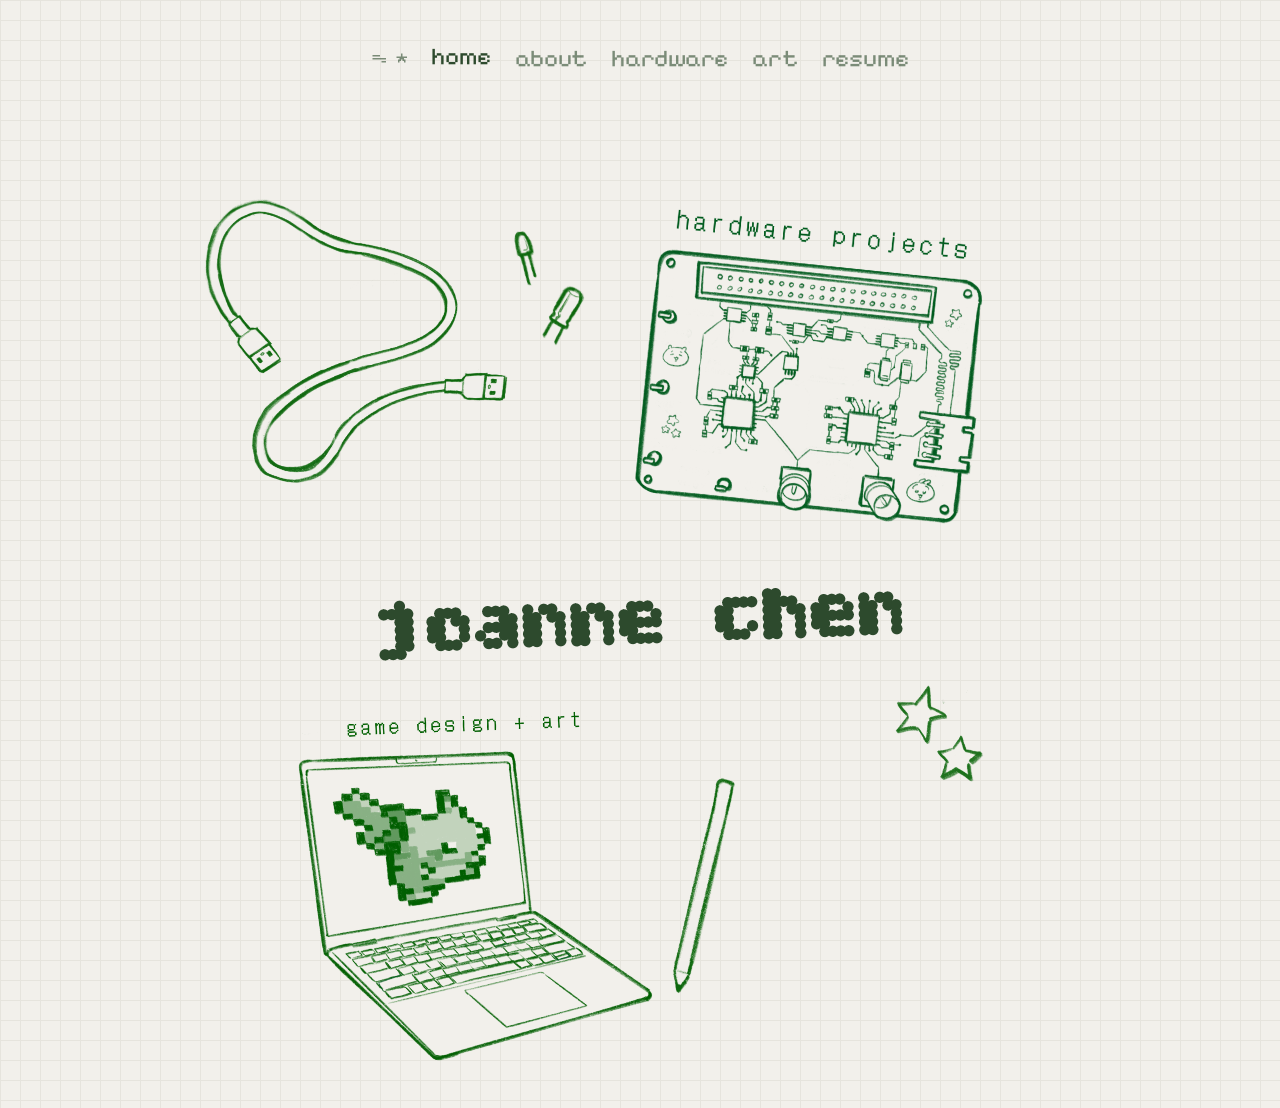
<file: index.html>
<!DOCTYPE html>
<html lang="en">
<head>
    <meta charset="UTF-8">
    <meta name="viewport" content="width=device-width, initial-scale=1.0">
    <title>joanne</title>
    <link rel="stylesheet" href="css/base.css">
    <link rel="stylesheet" href="css/mobile.css">
    <link rel="icon" type="image/png" href="images/favicon.PNG">
</head>
<body class="home-page">
    <div class="container">

        <main class="home">
            <a href="hardware.html" class="home-hw">
                <img src="images/pcb.PNG" alt="hardware projects" class="home-asset home-asset-hw">
            </a>

            <h1 class="home-name">joanne chen</h1>

            <a href="art.html" class="home-art">
                <img src="images/laptop.PNG" alt="game design + art" class="home-asset home-asset-art">
            </a>

            <img src="images/stars.PNG" class="home-star home-star-1" alt="">
            
            <img src="images/cable.PNG" class="home-decor home-decor-cable" alt="">
            <img src="images/pencil.PNG" class="home-decor home-decor-pen" alt="">
            <img src="images/parts.PNG" class="home-decor home-decor-parts" alt="">
        </main>

    </div>
    <script src="js/nav.js"></script>
</body>
</html>
</file>
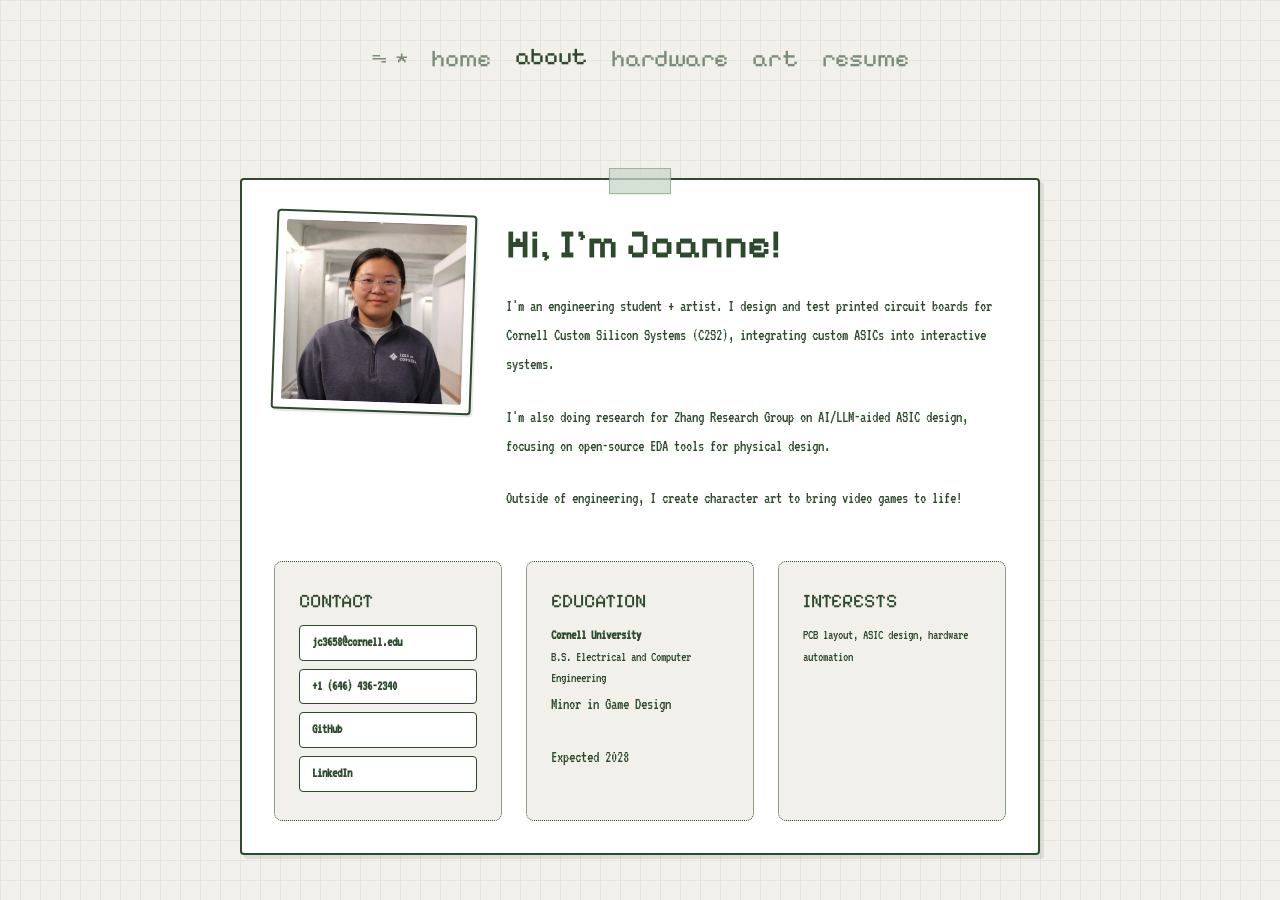
<file: about.html>
<!DOCTYPE html>
<html lang="en">
<head>
    <meta charset="UTF-8">
    <meta name="viewport" content="width=device-width, initial-scale=1.0">
    <title>joanne</title>
    <link rel="stylesheet" href="css/base.css">
    <link rel="stylesheet" href="css/about.css">
    <link rel="stylesheet" href="css/mobile.css">
    <link rel="icon" type="image/png" href="images/favicon.PNG">
</head>
<body>
    <div class="container">

        <!-- about section -->
        <section class="card about-section" id="about">
            <div class="profile-container">
                <div class="profile-image-wrapper">
                    <img src="images/me.jpg" alt="Joanne Chen" class="profile-photo">
                </div>
                <div class="about-content">
                    <h1 class="about-greeting">Hi, I'm Joanne!</h1>
                    <p class="about-text">
                        I'm an engineering student + artist. I design and test printed circuit boards for Cornell Custom Silicon Systems (C2S2), integrating custom ASICs into interactive systems.
                    </p>
                    <p class="about-text">
                        I'm also doing research for Zhang Research Group on AI/LLM-aided ASIC design, focusing on open-source EDA tools for physical design.
                    </p>
                    <p class="about-text">
                        Outside of engineering, I create character art to bring video games to life!
                    </p>
                </div>
            </div>

            <div class="about-details">
                <div class="detail-block">
                    <div class="detail-label">contact</div>
                    <div class="contact-links">
                        <span class="contact-item">jc3658@cornell.edu</span>
                        <span class="contact-item">+1 (646) 436-2340</span>
                        <a href="https://github.com/joannec34" target="_blank" class="contact-item">GitHub</a>
                        <a href="https://www.linkedin.com/in/joanne-chen1/" target="_blank" class="contact-item">LinkedIn</a>
                    </div>
                </div>
                <div class="detail-block">
                    <div class="detail-label">education</div>
                    <div><strong>Cornell University</strong></div>
                    <div>B.S. Electrical and Computer Engineering</div>
                    <p class="about-text">
                        Minor in Game Design
                    </p>
                    <p class="about-text">
                        Expected 2028
                    </p>
                </div>
                <div class="detail-block">
                    <div class="detail-label">interests</div>
                    <div>PCB layout, ASIC design,  hardware automation</div>
                </div>
            </div>
        </section>

    </div>
    <script src="js/nav.js"></script>
</body>
</html>
</file>
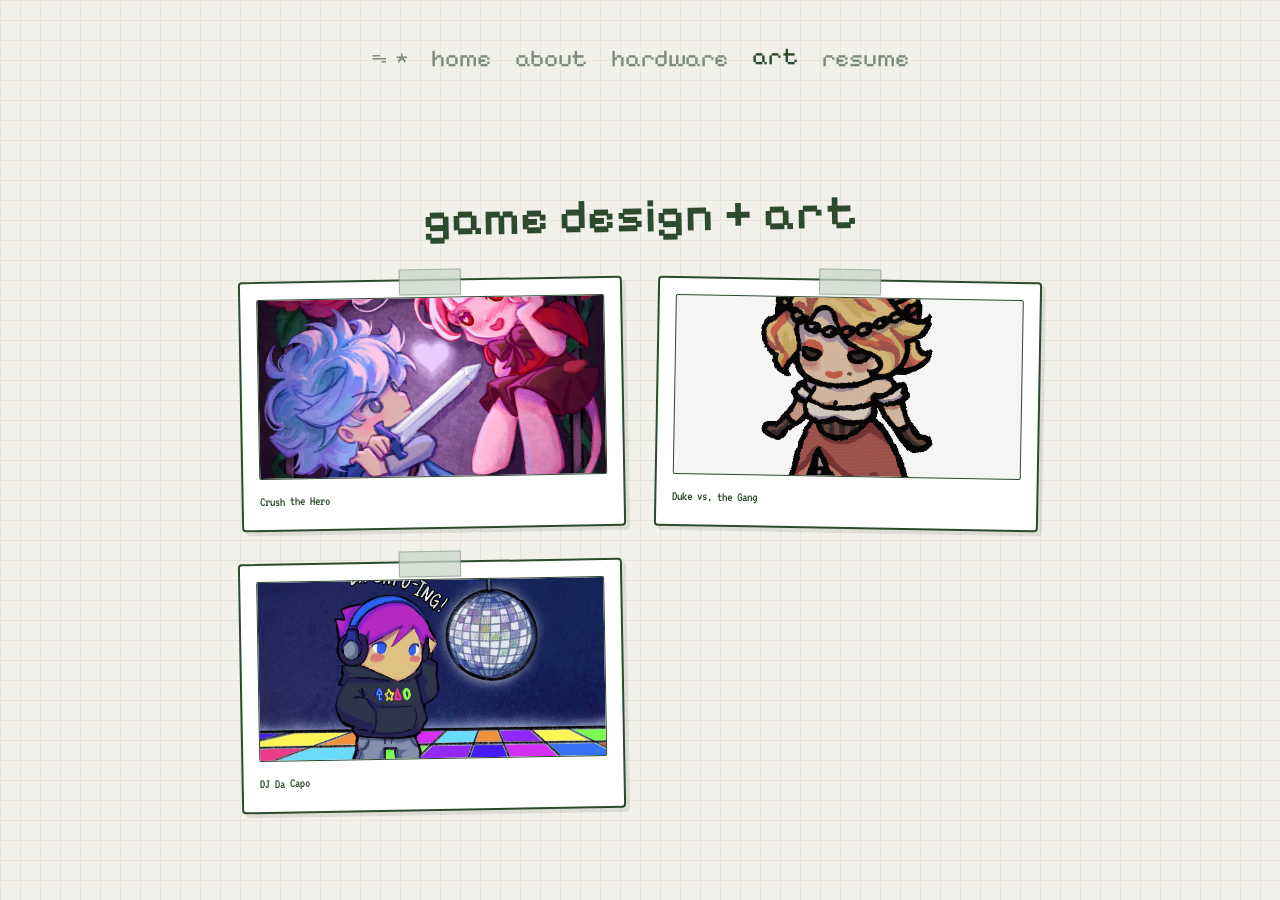
<file: art.html>
<!DOCTYPE html>
<html lang="en">
<head>
    <meta charset="UTF-8">
    <meta name="viewport" content="width=device-width, initial-scale=1.0">
    <title>joanne</title>
    <link rel="stylesheet" href="css/base.css">
    <link rel="stylesheet" href="css/projects.css">
    <link rel="stylesheet" href="css/details.css">
    <link rel="stylesheet" href="css/mobile.css">
    <link rel="icon" type="image/png" href="images/favicon.PNG">
</head>
<body>
    <div class="container">

        <section id="art">
            <h2 class="section-title">game design + art</h2>
            <div class="projects-grid" id="art-grid"></div>
        </section>

    </div>

    <!-- project details -->
    <div class="details" id="details" hidden>
        <div class="details-backdrop" data-details-dismiss="true"></div>
        <div class="details-panel" role="dialog" aria-labelledby="detailsTitle" aria-modal="true">
            <div class="details-header">
                <h2 class="details-title" id="detailsTitle">Project Title</h2>
                <button type="button" class="details-close" data-details-dismiss="true" aria-label="Close details">X</button>
            </div>
            <div class="details-body" id="detailsBody"></div>
        </div>
    </div>

    <script src="js/data.js"></script>
    <script src="js/utils.js"></script>
    <script src="js/components.js"></script>
    <script src="js/details.js"></script>
    <script src="js/init.js"></script>
    <script src="js/nav.js"></script>
</body>
</html>
</file>
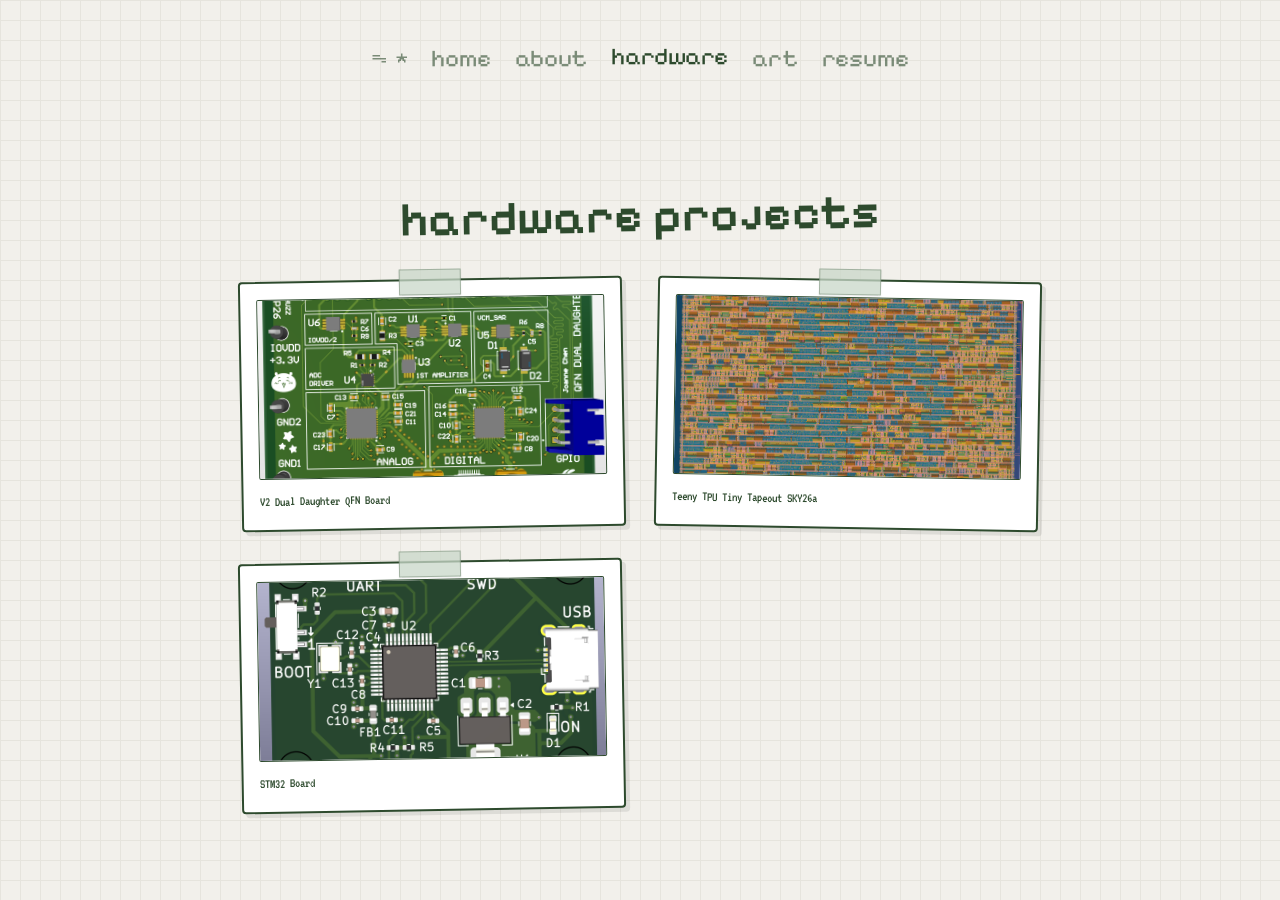
<file: hardware.html>
<!DOCTYPE html>
<html lang="en">
<head>
    <meta charset="UTF-8">
    <meta name="viewport" content="width=device-width, initial-scale=1.0">
    <title>joanne</title>
    <link rel="stylesheet" href="css/base.css">
    <link rel="stylesheet" href="css/projects.css">
    <link rel="stylesheet" href="css/details.css">
    <link rel="stylesheet" href="css/mobile.css">
    <link rel="icon" type="image/png" href="images/favicon.PNG">
</head>
<body>
    <div class="container">

        <section id="hardware">
            <h2 class="section-title">hardware projects</h2>
            <div class="projects-grid" id="hardware-grid"></div>
        </section>

    </div>

    <!-- project details -->
    <div class="details" id="details" hidden>
        <div class="details-backdrop" data-details-dismiss="true"></div>
        <div class="details-panel" role="dialog" aria-labelledby="detailsTitle" aria-modal="true">
            <div class="details-header">
                <h2 class="details-title" id="detailsTitle">Project Title</h2>
                <button type="button" class="details-close" data-details-dismiss="true" aria-label="Close details">X</button>
            </div>
            <div class="details-body" id="detailsBody"></div>
        </div>
    </div>

    <script src="js/data.js"></script>
    <script src="js/utils.js"></script>
    <script src="js/components.js"></script>
    <script src="js/details.js"></script>
    <script src="js/init.js"></script>
    <script src="js/nav.js"></script>
</body>
</html>
</file>
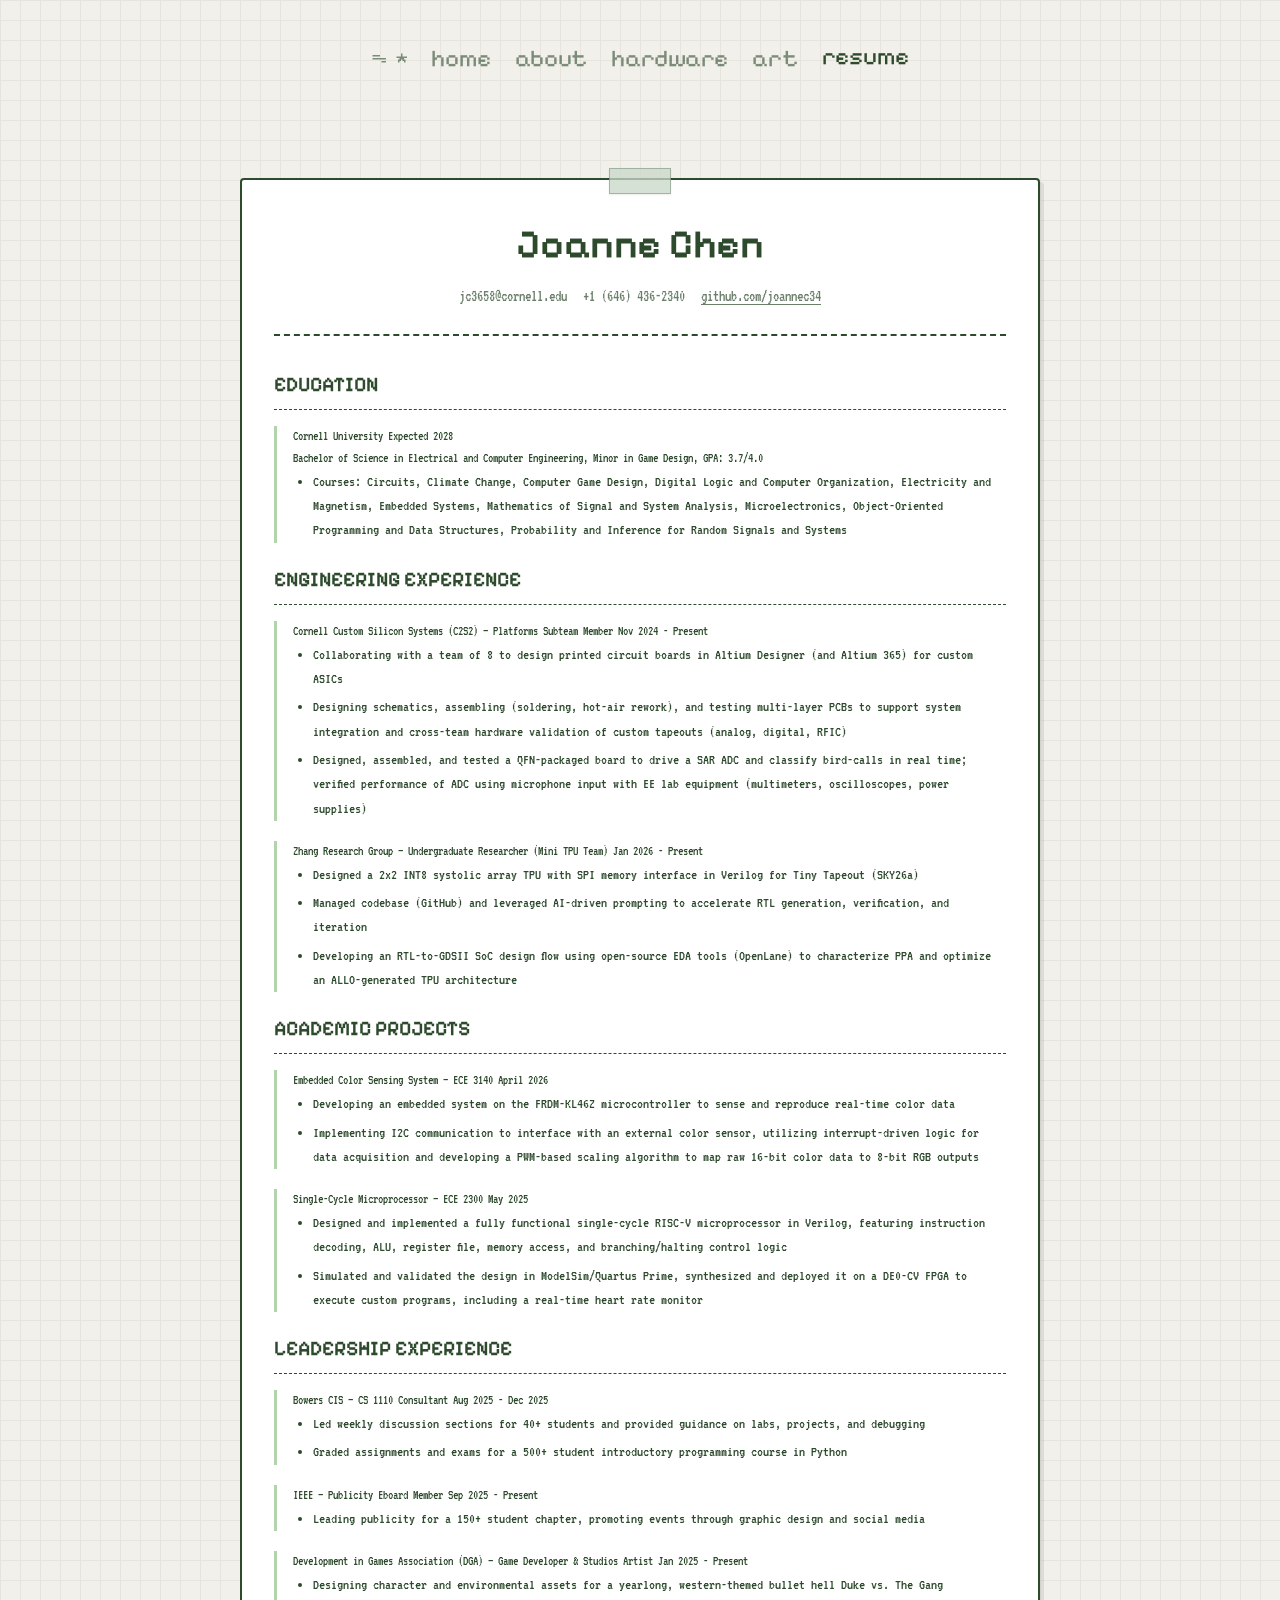
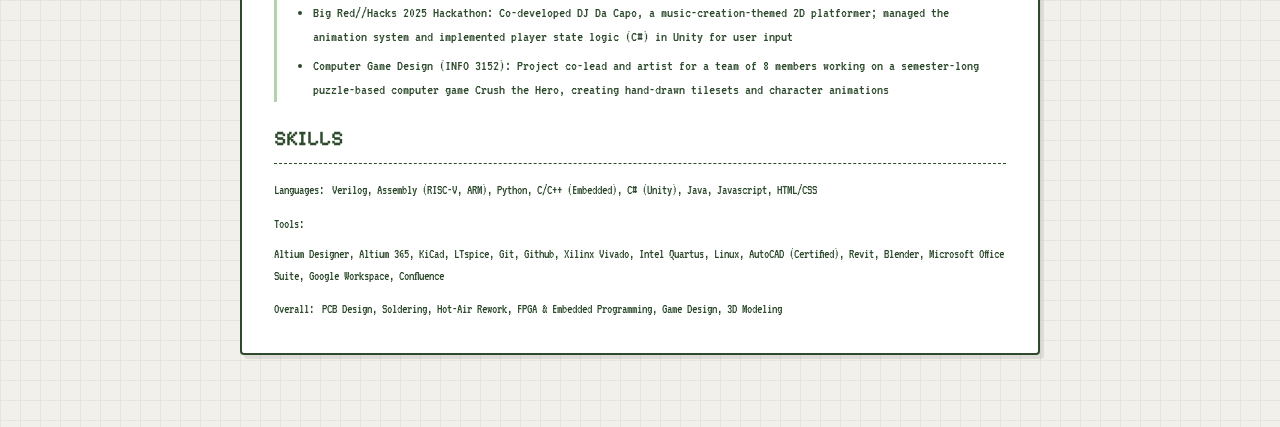
<file: resume.html>
<!DOCTYPE html>
<html lang="en">
<head>
    <meta charset="UTF-8">
    <meta name="viewport" content="width=device-width, initial-scale=1.0">
    <title>joanne</title>
    <link rel="stylesheet" href="css/base.css">
    <link rel="stylesheet" href="css/resume.css">
    <link rel="stylesheet" href="css/mobile.css">
    <link rel="icon" type="image/png" href="images/favicon.PNG">
</head>
<body>
    <div class="container">

        <div class="card resume-section">

            <!-- header -->
            <div class="resume-header">
                <h1>Joanne Chen</h1>
                <div class="resume-contact">
                    <span>jc3658@cornell.edu</span>
                    <span>+1 (646) 436-2340</span>
                    <a href="https://github.com/joannec34" target="_blank">github.com/joannec34</a>
                </div>
            </div>

            <!-- education -->
            <h3 class="resume-category">Education</h3>
            <div class="resume-entry">
                <div class="resume-entry__header">
                    <span class="resume-entry__title">Cornell University</span>
                    <span class="resume-entry__date">Expected 2028</span>
                </div>
                <div class="resume-entry__subtitle">Bachelor of Science in Electrical and Computer Engineering, Minor in Game Design, GPA: 3.7/4.0</div>
                <ul>
                    <li>Courses: Circuits, Climate Change, Computer Game Design, Digital Logic and Computer Organization, Electricity and Magnetism, Embedded Systems, Mathematics of Signal and System Analysis, Microelectronics, Object-Oriented Programming and Data Structures, Probability and Inference for Random Signals and Systems</li>
                </ul>
            </div>

            <!-- engineering experience -->
            <h3 class="resume-category">Engineering Experience</h3>
            <div class="resume-entry">
                <div class="resume-entry__header">
                    <span class="resume-entry__title">Cornell Custom Silicon Systems (C2S2) – Platforms Subteam Member</span>
                    <span class="resume-entry__date">Nov 2024 - Present</span>
                </div>
                <ul>
                    <li>Collaborating with a team of 8 to design printed circuit boards in Altium Designer (and Altium 365) for custom ASICs</li>
                    <li>Designing schematics, assembling (soldering, hot-air rework), and testing multi-layer PCBs to support system integration and cross-team hardware validation of custom tapeouts (analog, digital, RFIC)</li>
                    <li>Designed, assembled, and tested a QFN-packaged board to drive a SAR ADC and classify bird-calls in real time; verified performance of ADC using microphone input with EE lab equipment (multimeters, oscilloscopes, power supplies)</li>
                </ul>
            </div>
            <div class="resume-entry">
                <div class="resume-entry__header">
                    <span class="resume-entry__title">Zhang Research Group – Undergraduate Researcher (Mini TPU Team)</span>
                    <span class="resume-entry__date">Jan 2026 - Present</span>
                </div>
                <ul>
                    <li>Designed a 2x2 INT8 systolic array TPU with SPI memory interface in Verilog for Tiny Tapeout (SKY26a)</li>
                    <li>Managed codebase (GitHub) and leveraged AI-driven prompting to accelerate RTL generation, verification, and iteration</li>
                    <li>Developing an RTL-to-GDSII SoC design flow using open-source EDA tools (OpenLane) to characterize PPA and optimize an ALLO-generated TPU architecture</li>
                </ul>
            </div>

            <!-- academic projects -->
            <h3 class="resume-category">Academic Projects</h3>
            <div class="resume-entry">
                <div class="resume-entry__header">
                    <span class="resume-entry__title">Embedded Color Sensing System – ECE 3140</span>
                    <span class="resume-entry__date">April 2026</span>
                </div>
                <ul>
                    <li>Developing an embedded system on the FRDM-KL46Z microcontroller to sense and reproduce real-time color data</li>
                    <li>Implementing I2C communication to interface with an external color sensor, utilizing interrupt-driven logic for data acquisition and developing a PWM-based scaling algorithm to map raw 16-bit color data to 8-bit RGB outputs</li>
                </ul>
            </div>
            <div class="resume-entry">
                <div class="resume-entry__header">
                    <span class="resume-entry__title">Single-Cycle Microprocessor – ECE 2300</span>
                    <span class="resume-entry__date">May 2025</span>
                </div>
                <ul>
                    <li>Designed and implemented a fully functional single-cycle RISC-V microprocessor in Verilog, featuring instruction decoding, ALU, register file, memory access, and branching/halting control logic</li>
                    <li>Simulated and validated the design in ModelSim/Quartus Prime, synthesized and deployed it on a DE0-CV FPGA to execute custom programs, including a real-time heart rate monitor</li>
                </ul>
            </div>

            <!-- leadership -->
            <h3 class="resume-category">Leadership Experience</h3>
            <div class="resume-entry">
                <div class="resume-entry__header">
                    <span class="resume-entry__title">Bowers CIS – CS 1110 Consultant</span>
                    <span class="resume-entry__date">Aug 2025 - Dec 2025</span>
                </div>
                <ul>
                    <li>Led weekly discussion sections for 40+ students and provided guidance on labs, projects, and debugging</li>
                    <li>Graded assignments and exams for a 500+ student introductory programming course in Python</li>
                </ul>
            </div>
            <div class="resume-entry">
                <div class="resume-entry__header">
                    <span class="resume-entry__title">IEEE – Publicity Eboard Member</span>
                    <span class="resume-entry__date">Sep 2025 - Present</span>
                </div>
                <ul>
                    <li>Leading publicity for a 150+ student chapter, promoting events through graphic design and social media</li>
                </ul>
            </div>
            <div class="resume-entry">
                <div class="resume-entry__header">
                    <span class="resume-entry__title">Development in Games Association (DGA) – Game Developer & Studios Artist</span>
                    <span class="resume-entry__date">Jan 2025 - Present</span>
                </div>
                <ul>
                    <li>Designing character and environmental assets for a yearlong, western-themed bullet hell Duke vs. The Gang</li>
                    <li>Big Red//Hacks 2025 Hackathon: Co-developed DJ Da Capo, a music-creation-themed 2D platformer; managed the animation system and implemented player state logic (C#) in Unity for user input</li>
                    <li>Computer Game Design (INFO 3152): Project co-lead and artist for a team of 8 members working on a semester-long puzzle-based computer game Crush the Hero, creating hand-drawn tilesets and character animations</li>
                </ul>
            </div>

            <!-- skills -->
            <h3 class="resume-category">Skills</h3>
            <div class="resume-skills">
                <div class="resume-skill-row">
                    <span class="resume-skill-row__label">Languages:</span>
                    <span class="resume-skill-row__content">Verilog, Assembly (RISC-V, ARM), Python, C/C++ (Embedded), C# (Unity), Java, Javascript, HTML/CSS</span>
                </div>
                <div class="resume-skill-row">
                    <span class="resume-skill-row__label">Tools:</span>
                    <span class="resume-skill-row__content">Altium Designer, Altium 365, KiCad, LTspice, Git, Github, Xilinx Vivado, Intel Quartus, Linux, AutoCAD (Certified), Revit, Blender, Microsoft Office Suite, Google Workspace, Confluence</span>
                </div>
                <div class="resume-skill-row">
                    <span class="resume-skill-row__label">Overall:</span>
                    <span class="resume-skill-row__content">PCB Design, Soldering, Hot-Air Rework, FPGA & Embedded Programming, Game Design, 3D Modeling</span>
                </div>
            </div>

        </div>

    </div>
    <script src="js/nav.js"></script>
</body>
</html>
</file>
<file: css/base.css>
@import url('https://fonts.googleapis.com/css2?family=Bitcount+Grid+Double&family=Silkscreen&family=Pixelify+Sans:wght@400;600;700&display=swap');
@import url('https://fonts.googleapis.com/css2?family=VT323&family=Silkscreen&family=Pixelify+Sans:wght@400;600;700&display=swap');

:root {
  --bg: #F2F0EB;
  --bg-grid: #E6E4DD;
  --color: #2D4A2D;
  --card-bg: #FFFFFF;
  --accent: #b2d3ac;

  --font-title: 'Bitcount Grid Double', sans-serif;
  --font-header: 'Pixelify Sans', sans-serif;
--font-body: 'VT323', monospace;
}

/* dark mode - will fix later */
[data-theme="dark"] {
  --bg: #F2F0EB;
  --bg-grid: #E6E4DD;
  --color: #2D4A2D;
  --card-bg: #FFFFFF;
  --accent: #b2d3ac;
}

* { margin: 0; padding: 0; box-sizing: border-box; }

/* custom cursor */
body {
  cursor: url('../images/cursor.PNG'), auto;
}
a, button, [tabindex], .card {
  cursor: url('../images/cursor.PNG'), pointer;
}

/* base */
body {
  font-family: var(--font-body);
  font-size: 0.85rem;
  background-color: var(--bg);
  background-image:
    linear-gradient(var(--bg-grid) 1px, transparent 1px),
    linear-gradient(90deg, var(--bg-grid) 1px, transparent 1px);
  background-size: 20px 20px;
  color: var(--color);
  min-height: 100vh;
  padding: 40px 20px;
  line-height: 1.6;
}

.container {
  max-width: 800px;
  margin: 0 auto;
  display: flex;
  flex-direction: column;
  gap: 60px;
}

/* links */
a {
  color: var(--color);
  text-decoration: underline;
  text-decoration-thickness: 1px;
  text-underline-offset: 3px;
  transition: color 0.2s, background-color 0.2s;
}
a:hover {
  color: var(--card-bg);
  background-color: var(--color);
}

/* sticky card */
.card {
  background: var(--card-bg);
  border: 2px solid var(--color);
  border-radius: 4px;
  padding: 32px;
  box-shadow: 4px 4px 0 rgba(42,42,42,.1);
  position: relative;
}
.card::before {
  content: '';
  position: absolute;
  top: -12px;
  left: 50%;
  transform: translateX(-50%);
  width: 60px;
  height: 24px;
  background: rgba(200,215,200,.75);
  border: 1px solid rgba(45,74,45,.3);
  box-shadow: 0 1px 2px rgba(0,0,0,.08);
  z-index: 10;
}

/* headings */
h1, h2, h3 {
  font-family: var(--font-header);
  font-weight: 600;
  color: var(--color);
}
.section-title {
  font-size: 3rem;
  margin-bottom: 24px;
  text-align: center;
  transform: rotate(-1deg);
}

/* navigation bar */
.site-nav {
  display: flex;
  justify-content: center;
  align-items: center;
  gap: 24px;
  margin-bottom: 40px;
  font-family: var(--font-header);
  font-size: 1.5rem;
}
.site-nav a {
  text-decoration: none;
  color: var(--color);
  opacity: 0.6;
  transition: opacity 0.2s, transform 0.2s;
}
.site-nav a:hover, .site-nav a.active {
  opacity: 1;
  background-color: transparent;
  transform: translateY(-2px);
}

/* dark mode toggle */
.theme-toggle {
  background: none;
  border: none;
  font-family: inherit;
  font-size: 1.5rem;
  color: var(--color);
  cursor: pointer;
  display: flex;
  align-items: center;
  justify-content: center;
  transition: transform 0.2s, opacity 0.2s;
  opacity: 0.6;
}
.theme-toggle:hover {
  opacity: 1;
  transform: translateY(-2px);
}

/* home page */
.home {
  display: grid;
  grid-template-columns: 1fr 1fr;
  grid-template-rows: 1fr auto 1fr;
  align-items: center;
  min-height: calc(100vh - 50px);
  position: relative;
  max-width: 1200px;
  width: 100%;
  margin: 0 auto;
  padding: 0 5vw;
}

.home-hw {
  grid-column: 2;
  grid-row: 1;
  justify-self: end;
  transition: transform 0.4s cubic-bezier(.175,.885,.32,1.275);
}
.home-name {
  grid-column: 1 / -1;
  grid-row: 2;
  text-align: center;
  font-family: var(--font-title);
  font-size: clamp(2.5rem, 7vw, 5rem);
  color: var(--color);
  transform: rotate(-2deg);
  z-index: 15;
}
.home-art {
  grid-column: 1;
  grid-row: 3;
  justify-self: start;
  transition: transform 0.4s cubic-bezier(.175,.885,.32,1.275);
}

.home-asset {
  height: auto;
  border-radius: 4px;
  border: none;
  display: block;
  transition: transform 0.4s cubic-bezier(.175,.885,.32,1.275);
}
.home-asset-hw {
  width: clamp(180px, 32vw, 340px);
  transform: rotate(6deg);
}
.home-asset-art {
  width: clamp(180px, 40vw, 340px);
  transform: rotate(-4deg);
}

/* hover */
.home-hw:hover,
.home-art:hover {
  transform: scale(1.08);
  background-color: transparent !important;
  z-index: 20;
}
.home-hw:hover .home-asset-hw { transform: rotate(0deg); }
.home-art:hover .home-asset-art { transform: rotate(0deg); }

/* stars */
.home-star {
  position: absolute;
  width: clamp(100px, 10vw, 180px);
  height: auto;
  opacity: 0.9;
  z-index: 5;
  pointer-events: none;
  animation: spin 12s linear infinite;
}
.home-star-1 {
  bottom: 30%;
  right: 5%;
}
@keyframes spin {
  0%   { transform: rotate(-15deg); }
  50%  { transform: rotate(15deg); }
  100% { transform: rotate(-15deg); }
}

/* decorative objects */
.home-decor {
  position: absolute;
  height: auto;
  opacity: 0.95;
  z-index: 4;
  pointer-events: none;
}
.home-decor-cable {
  width: clamp(150px, 80vw, 300px);
  top: 2%;
  left: -5%;
  transform: rotate(-3deg);
  transform-origin: top left;
}
.home-decor-parts {
  width: clamp(80px, 10vw, 140px);
  top: 5%;
  left: 30%;
  transform: rotate(5deg);
  animation: spin 12s linear infinite;
}
.home-decor-pen {
  width: clamp(80px, 10vw, 140px);
  bottom: 8%;
  left: 50%;
  transform: rotate(-10deg);
  animation: spin 12s linear infinite;
}
</file>
<file: css/mobile.css>
/* ── responsive layout ── */
@media (max-width: 768px) {
    body {
        padding: 20px 12px;
    }

    .container {
        gap: 40px;
    }

    .section-title {
        font-size: 2rem;
    }

    /* nav */
    .site-nav {
        display: inline-flex;
        gap: 10px;
        font-size: 1.05rem;
        flex-wrap: nowrap;
        justify-content: flex-start;
        align-items: center;
        width: 100%;
        overflow-x: auto;
        padding: 0 8px;
        white-space: nowrap;
        -webkit-overflow-scrolling: touch;
        -ms-overflow-style: none;
        scrollbar-width: none;
    }

    .site-nav::-webkit-scrollbar {
        display: none;
    }

    .site-nav > * {
        flex: 0 0 auto;
    }

    .theme-toggle {
        min-width: 32px;
        width: 32px;
        height: 32px;
        flex-shrink: 0;
    }
    .theme-toggle img {
        width: 14px;
        height: 14px;
    }

    .details-panel {
        width: 100%;
        max-height: 90vh;
    }
}

@media (max-width: 600px) {
    /* home page, stack vertically on mobile */
    .home {
        grid-template-columns: 1fr;
        grid-template-rows: auto auto auto;
        justify-items: center;
        height: auto;
        gap: 16px;
        padding: 20px 5vw;
        width: auto;
        max-width: 100%;
        margin-left: 0;
    }

    body.home-page {
        padding: 20px 12px;
    }

    .home-hw {
        grid-column: 1;
        grid-row: 1;
        justify-self: center;
        padding-right: 0;
    }

    .home-name {
        grid-column: 1;
        grid-row: 2;
        font-size: clamp(2rem, 10vw, 3rem);
    }

    .home-art {
        grid-column: 1;
        grid-row: 3;
        justify-self: center;
        padding-left: 0;
    }

    .home-asset-hw,
    .home-asset-art {
        width: 60vw;
        max-width: 280px;
        transform: rotate(0deg);
    }

    /* hide decorative elements on small screens */
    .home-star,
    .home-decor {
        display: none;
    }

    /* about page */
    .profile-container {
        flex-direction: column;
        align-items: center;
        text-align: center;
    }

    .about-details {
        grid-template-columns: 1fr;
    }

    .profile-image-wrapper {
        transform: rotate(0);
    }

    /* cards */
    .projects-grid {
        grid-template-columns: 1fr;
    }
}
</file>
<file: css/about.css>
/* about me section */
.about-section {
    display: flex;
    flex-direction: column;
    gap: 24px;
}

.profile-container {
    display: flex;
    gap: 32px;
    align-items: flex-start;
}

.profile-image-wrapper {
    flex-shrink: 0;
    width: 200px;
    height: 200px;
    border: 2px solid var(--color);
    border-radius: 4px;
    padding: 8px;
    background: var(--card-bg);
    transform: rotate(2deg);
    box-shadow: 2px 2px 0 rgba(42,42,42,.1);
}

.profile-left {
    display: flex;
    flex-direction: column;
    gap: 16px;
    flex-shrink: 0;
    width: 200px;
}

.profile-photo {
    width: 100%;
    height: 100%;
    object-fit: cover;
    border-radius: 2px;
}

.about-content {
    flex: 1;
}

.about-greeting {
    font-family: var(--font-header);
    font-size: 2.5rem;
    margin-bottom: 16px;
    color: var(--color);
}

.about-text {
    font-size: 1rem;
    line-height: 1.8;
    margin-bottom: 24px;
}

.about-details {
    display: grid;
    grid-template-columns: repeat(auto-fit, minmax(200px, 1fr));
    gap: 24px;
}

.detail-block {
    background: var(--bg);
    padding: 24px;
    border-radius: 8px;
    border: 1px dotted var(--color);
}

.detail-label {
    font-family: var(--font-header);
    font-size: 1.2rem;
    text-transform: uppercase;
    margin-bottom: 8px;
    color: var(--color);
}

@media (max-width: 600px) {
    .profile-container {
        flex-direction: column;
        align-items: center;
        text-align: center;
    }
    .about-details {
        grid-template-columns: 1fr;
    }
    .profile-image-wrapper {
        transform: rotate(0);
    }
}

/* contact links */
.contact-links {
    display: flex;
    flex-direction: column;
    gap: 8px;
    font-family: var(--font-body);
}

.contact-item {
    display: inline-block;
    padding: 6px 12px;
    background: var(--card-bg);
    border: 1px solid var(--color);
    border-radius: 4px;
    text-decoration: none;
    font-weight: bold;
    color: var(--color);
    transition: background-color 0.2s, transform 0.2s;
}

.contact-item:hover {
    background: var(--accent);
    transform: translateY(-2px);
    color: var(--color);
}
</file>
<file: css/projects.css>
/* projects section */
.projects-grid {
    display: grid;
    grid-template-columns: repeat(auto-fill, minmax(280px, 1fr));
    gap: 32px;
    margin-top: 24px;
}

.card {
    background: var(--card-bg);
    border: 2px solid var(--color);
    border-radius: 4px;
    padding: 16px;
    transition: transform 0.2s, box-shadow 0.2s;
    display: flex;
    flex-direction: column;
    gap: 12px;
    position: relative;
    box-shadow: 4px 4px 0 rgba(42,42,42,.1);
}

.card::before {
    content: '';
    position: absolute;
    top: -12px;
    left: 50%;
    transform: translateX(-50%);
    width: 60px;
    height: 24px;
    background: rgba(200,215,200,.75);
    border: 1px solid rgba(45,74,45,.3);
    box-shadow: 0 1px 2px rgba(0,0,0,.08);
    z-index: 10;
}

.card:nth-child(even) { transform: rotate(1deg); }
.card:nth-child(odd)  { transform: rotate(-1deg); }

.card:hover {
    transform: translateY(-4px) rotate(0);
    box-shadow: 6px 6px 0 rgba(42,42,42,.15);
}

.card-image {
    width: 100%;
    height: 180px;
    object-fit: cover;
    border-radius: 2px;
    border: 1px solid var(--color);
    background: #f5f5f5;
}

.card-title {
    font-family: var(--font-body);
    font-size: 1rem;
    font-weight: bold;
    text-align: center;
}
</file>
<file: css/details.css>
/* project details window */
.details {
    position: fixed;
    inset: 0;
    z-index: 5000;
    display: flex;
    align-items: center;
    justify-content: center;
    padding: 20px;
}

.details[hidden] {
    display: none !important;
}

.details-backdrop {
    position: absolute;
    inset: 0;
    background: rgba(242, 240, 235, 0.85);
    backdrop-filter: blur(4px);
}

[data-theme="dark"] .details-backdrop {
    background: rgba(26, 26, 46, 0.85);
}

.details-panel {
    position: relative;
    z-index: 1;
    width: min(700px, 100%);
    max-height: 85vh;
    background: var(--card-bg);
    border: 2px solid var(--color);
    border-radius: 4px;
    box-shadow: 8px 8px 0 rgba(42,42,42,.1);
    display: flex;
    flex-direction: column;
    overflow: hidden;
}

.details-header {
    display: flex;
    align-items: center;
    justify-content: space-between;
    padding: 20px 24px;
    border-bottom: 2px dashed var(--color);
    background: var(--bg);
}

.details-title {
    font-family: var(--font-header);
    font-size: 2rem;
    margin: 0;
    color: var(--color);
}

.details-close {
    background: none;
    border: 2px solid var(--color);
    border-radius: 50%;
    width: 32px;
    height: 32px;
    font-family: var(--font-body);
    font-size: 1.2rem;
    font-weight: bold;
    color: var(--color);
    display: flex;
    align-items: center;
    justify-content: center;
    transition: background 0.2s;
}

.details-close:hover {
    background: var(--accent);
}

.details-body {
    padding: 32px;
    overflow-y: auto;
    font-size: 1rem;
    line-height: 1.8;
}

.details-body h3 {
    font-family: var(--font-header);
    font-size: 1.3rem;
    margin: 24px 0 12px;
    text-transform: uppercase;
    background: var(--accent);
    display: inline-block;
    padding: 0 8px;
    transform: rotate(-1deg);
}

.details-body h3:first-child {
    margin-top: 0;
}

.details-body p {
    margin: 0 0 16px;
}

.details-bullet-list {
    margin: 0 0 20px;
    padding-left: 24px;
}

.details-media {
    margin-top: 32px;
    padding-top: 24px;
    border-top: 2px dashed var(--color);
}

.details-media-heading {
    display: none;
}

.details-figure {
    margin: 0 0 16px;
    border: 2px solid var(--color);
    border-radius: 8px;
    overflow: hidden;
    background: #f5f5f5;
    transform: rotate(1deg);
}

.details-image {
    display: block;
    width: 100%;
    height: auto;
}
</file>
<file: css/resume.css>
/* resume page */
.resume-section {
    margin-bottom: 32px;
}

.resume-header {
    text-align: center;
    margin-bottom: 32px;
    padding-bottom: 24px;
    border-bottom: 2px dashed var(--color);
}

.resume-header h1 {
    font-family: var(--font-header);
    font-size: 2.5rem;
    margin-bottom: 8px;
}

.resume-header .resume-contact {
    display: flex;
    flex-wrap: wrap;
    justify-content: center;
    gap: 8px 16px;
    font-size: 1rem;
    color: var(--color);
    opacity: 0.7;
}

.resume-category {
    font-family: var(--font-header);
    font-size: 1.3rem;
    text-transform: uppercase;
    color: var(--color);
    margin-bottom: 16px;
    padding-bottom: 8px;
    border-bottom: 1px dashed var(--color);
}

.resume-entry {
    margin-bottom: 20px;
    padding-left: 16px;
    border-left: 3px solid var(--accent);
}

.resume-entry:last-child {
    margin-bottom: 0;
}

.resume-entry-header {
    display: flex;
    justify-content: space-between;
    flex-wrap: wrap;
    gap: 4px;
    margin-bottom: 4px;
}

.resume-entry-title {
    font-weight: bold;
    font-size: 1rem;
}

.resume-entry-date {
    color: var(--color);
    opacity: 0.7;
    font-size: 0.9rem;
    white-space: nowrap;
}

.resume-entry-subtitle {
    font-style: italic;
    color: var(--color);
    opacity: 0.7;
    margin-bottom: 6px;
    font-size: 0.95rem;
}

.resume-entry ul {
    padding-left: 20px;
    margin: 0;
}

.resume-entry li {
    margin-bottom: 4px;
    font-size: 0.95rem;
}

.resume-skills {
    display: flex;
    flex-direction: column;
    gap: 12px;
}

.resume-skill-row {
    display: flex;
    gap: 8px;
    flex-wrap: wrap;
    align-items: baseline;
}

.resume-skill-row-label {
    font-weight: bold;
    white-space: nowrap;
    font-size: 0.95rem;
}

.resume-skill-row-content {
    font-size: 0.95rem;
    color: var(--color);
    opacity: 0.7;
}

@media (max-width: 600px) {
    .resume-entry-header {
        flex-direction: column;
    }

    .resume-header .resume-contact {
        flex-direction: column;
        align-items: center;
    }
}
</file>
